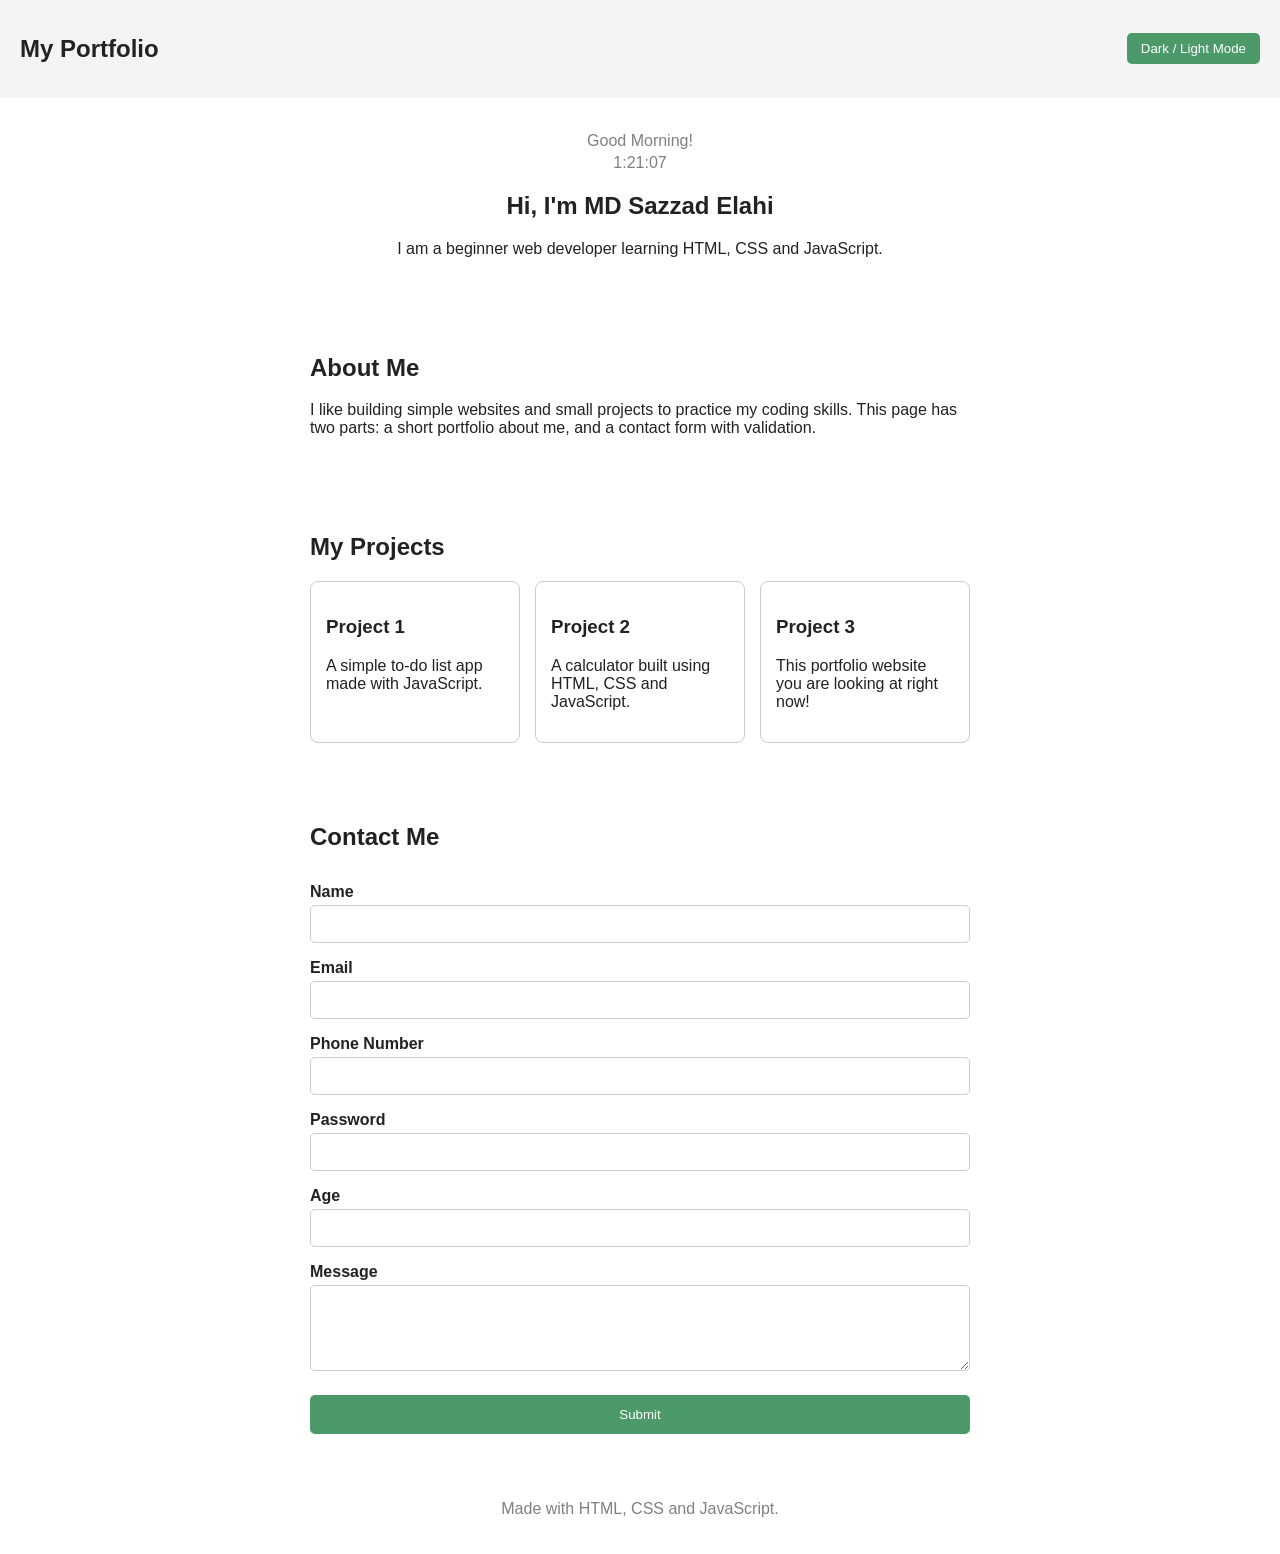
<file: Mid/JavaScriptTask1/index.html>
<!DOCTYPE html>
<html lang="en">
<head>
<meta charset="UTF-8">
<meta name="viewport" content="width=device-width, initial-scale=1.0">
<title>My Portfolio</title>
<link rel="stylesheet" href="style.css">
</head>
<body>

  <header>
    <h2>My Portfolio</h2>
    <button id="themeBtn" onclick="toggleTheme()">Dark / Light Mode</button>
  </header>

  <section id="hero">
    <p id="greeting">Hello!</p>
    <p id="clock">00:00:00</p>
    <h1>Hi, I'm MD Sazzad Elahi</h1>
    <p>I am a beginner web developer learning HTML, CSS and JavaScript.</p>
  </section>

  <section id="about">
    <h2>About Me</h2>
    <p>
      I like building simple websites and small projects to practice my
      coding skills. This page has two parts: a short portfolio about me,
      and a contact form with validation.
    </p>
  </section>

  <section id="projects">
    <h2>My Projects</h2>
    <div class="project-list">
      <div class="project-card">
        <h3>Project 1</h3>
        <p>A simple to-do list app made with JavaScript.</p>
      </div>
      <div class="project-card">
        <h3>Project 2</h3>
        <p>A calculator built using HTML, CSS and JavaScript.</p>
      </div>
      <div class="project-card">
        <h3>Project 3</h3>
        <p>This portfolio website you are looking at right now!</p>
      </div>
    </div>
  </section>


  <section id="contact">
    <h2>Contact Me</h2>

    <form id="contactForm">

      <label for="name">Name</label>
      <input type="text" id="name">
      <p class="error" id="nameError"></p>

      <label for="email">Email</label>
      <input type="text" id="email">
      <p class="error" id="emailError"></p>

      <label for="phone">Phone Number</label>
      <input type="text" id="phone">
      <p class="error" id="phoneError"></p>

      <label for="password">Password</label>
      <input type="password" id="password">
      <p class="error" id="passwordError"></p>

      <label for="age">Age</label>
      <input type="text" id="age">
      <p class="error" id="ageError"></p>

      <label for="message">Message</label>
      <textarea id="message" rows="4"></textarea>
      <p class="error" id="messageError"></p>

      <button type="submit">Submit</button>
    </form>

   
    <div id="successMessage" style="display:none;">
      <h3>Registration Successful!</h3>
      <p>Name: <span id="outName"></span></p>
      <p>Email: <span id="outEmail"></span></p>
      <p>Phone: <span id="outPhone"></span></p>
      <p>Age: <span id="outAge"></span></p>
      <p>Message: <span id="outMessage"></span></p>
      <p>Thank you for registering successfully.</p>
    </div>
  </section>

  <footer>
    <p>Made with HTML, CSS and JavaScript.</p>
  </footer>

<script src="script.js"></script>
</body>
</html>
</file>
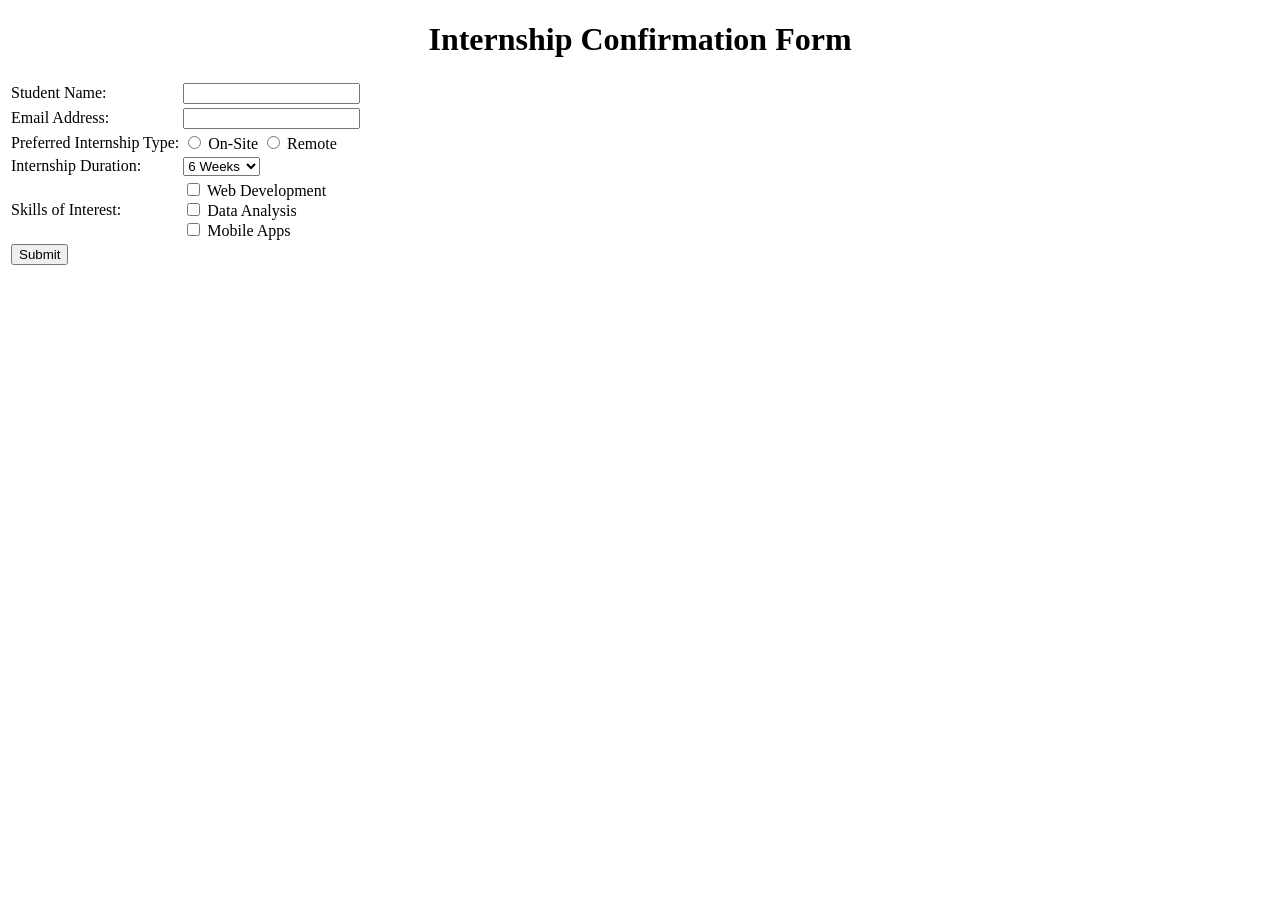
<file: Mid/Lab_task_1.html>
<!DOCTYPE html>
<html>
<head>
<title>Internship Confirmation Form</title>
</head>
<body>
<h1><center>Internship Confirmation Form</center> </h1>
<table>
<tr>
<td>Student Name:</td>
<td><input type="text"></td>
</tr>
<tr>
<td>Email Address:</td>
<td><input type="email"></td>
</tr>
<tr>
<td>Preferred Internship Type:</td>
<td>
<input type="radio" >
On-Site
<input type="radio" >
Remote
</td>
</tr>
<tr>
<td>Internship Duration:</td>
<td>
<select>
<option >6 Weeks</option>
<option >3 Months</option>
</select>
</td>
</tr>
<tr>
<td>Skills of Interest:</td>
<td>
<input type="checkbox" >
Web Development<br>
<input type="checkbox" >
Data Analysis<br>
<input type="checkbox" >
Mobile Apps
</td>
</tr>
<tr>
<td>
<input type="submit" >
</td>
</tr>
</table>
</html>
</file>
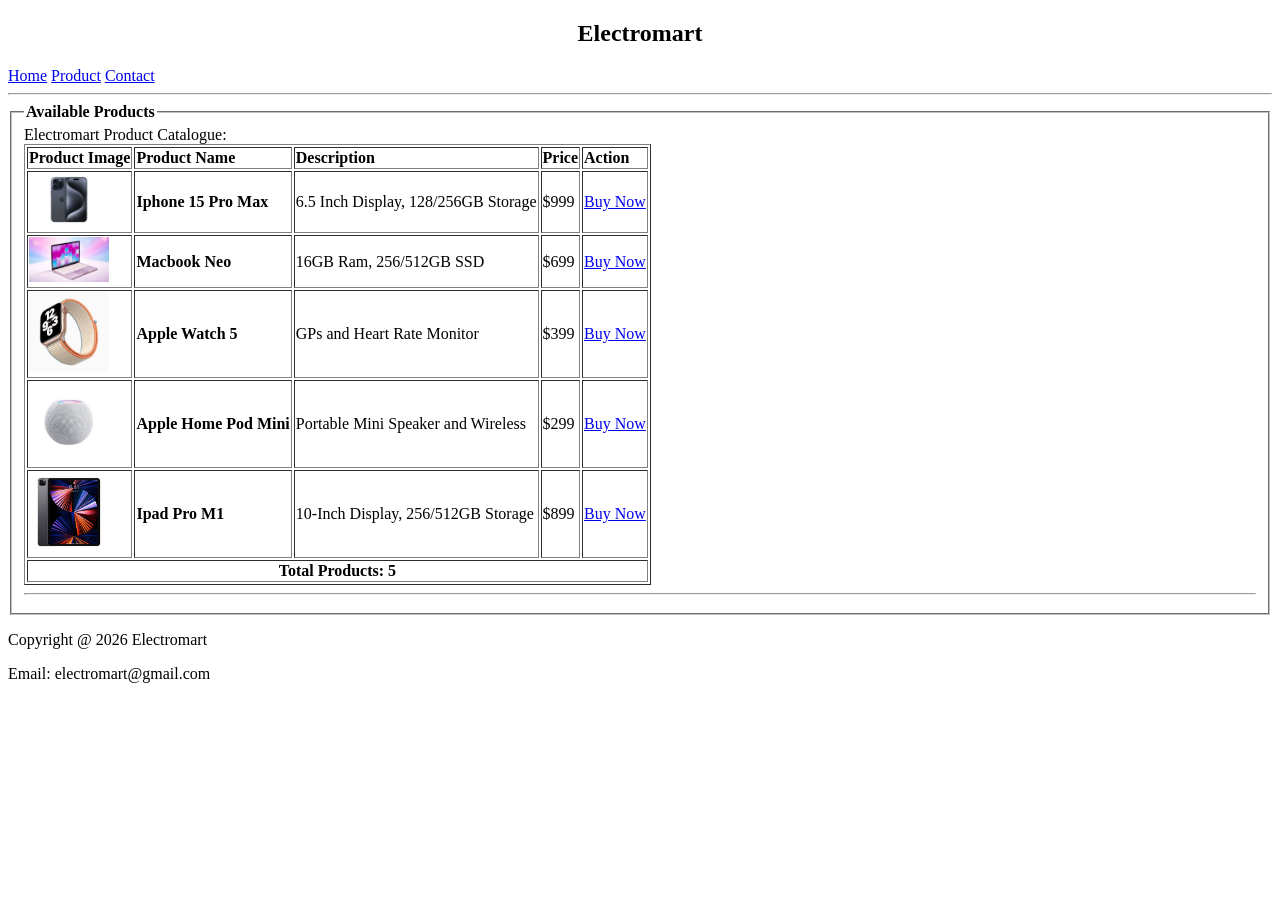
<file: Mid/Lab task 1v2/labtask1v2.html>
<!DOCTYPE html>
<html lang="en">

<head>
    <meta charset="UTF-8">
    <meta name="viewport" content="width=device-width, initial-scale=1.0">
    <title>ElectroMart -Product Catalogue</title>
</head>

<body>
    <header>
        <h2>
            <center>Electromart</center>
        </h2>
        <nav>
            <a href="#">Home</a>
            <a href="#">Product</a>
            <a href="#">Contact</a>

        </nav>
        <hr>
    </header>
    <main>
        <fieldset>
            <legend><b>Available Products</b></legend>
            <caption>Electromart Product Catalogue:</caption>


            <table border="1">

                <tr>
                    <td><b>Product Image</b></td>
                    <td><b>Product Name</b></td>
                    <td><b>Description</b></td>
                    <td><b>Price</b></td>
                    <td><b>Action</b></td>
                </tr>

                <tr>
                    <td><img src="phone.jpg" width="80"></td>
                    <td><b>Iphone 15 Pro Max</b></td>
                    <td>6.5 Inch Display, 128/256GB Storage</td>
                    <td>$999</td>
                    <td><a href="#">Buy Now</a></td>
                </tr>
                <tr>
                    <td><img src="laptop.jpg" width="80"></td>
                    <td><b>Macbook Neo</b></td>
                    <td>16GB Ram, 256/512GB SSD</td>
                    <td>$699</td>
                    <td><a href="#">Buy Now</a></td>
                </tr>
                <tr>
                    <td><img src="watch.jpg" width="80"></td>
                    <td><b>Apple Watch 5</b></td>
                    <td>GPs and Heart Rate Monitor</td>
                    <td>$399</td>
                    <td><a href="#">Buy Now</a></td>
                </tr>
                <tr>
                    <td><img src="speaker.jpg" width="80">
                    </td>
                    <td><b>Apple Home Pod Mini</b></td>
                    <td>Portable Mini Speaker and Wireless</td>
                    <td>$299</td>
                    <td><a href="#">Buy Now</a></td>

                </tr>

                <tr>
                    <td><img src="tablet.jpg" width="80"></td>
                    <td><b>Ipad Pro M1</b></td>
                    <td>10-Inch Display, 256/512GB Storage</td>
                    <td>$899</td>
                    <td><a href="#">Buy Now</a></td>
                </tr>
                <tr>
                    <td colspan="5">
                        <center><b>Total Products: 5</b></center>
                    </td>
                </tr>

            </table>
            <hr>
        </fieldset>


    </main>

    <footer>
        <p>Copyright @ 2026 Electromart</p>
        <p>Email: electromart@gmail.com</p>
    </footer>
</body>

</html>
</file>
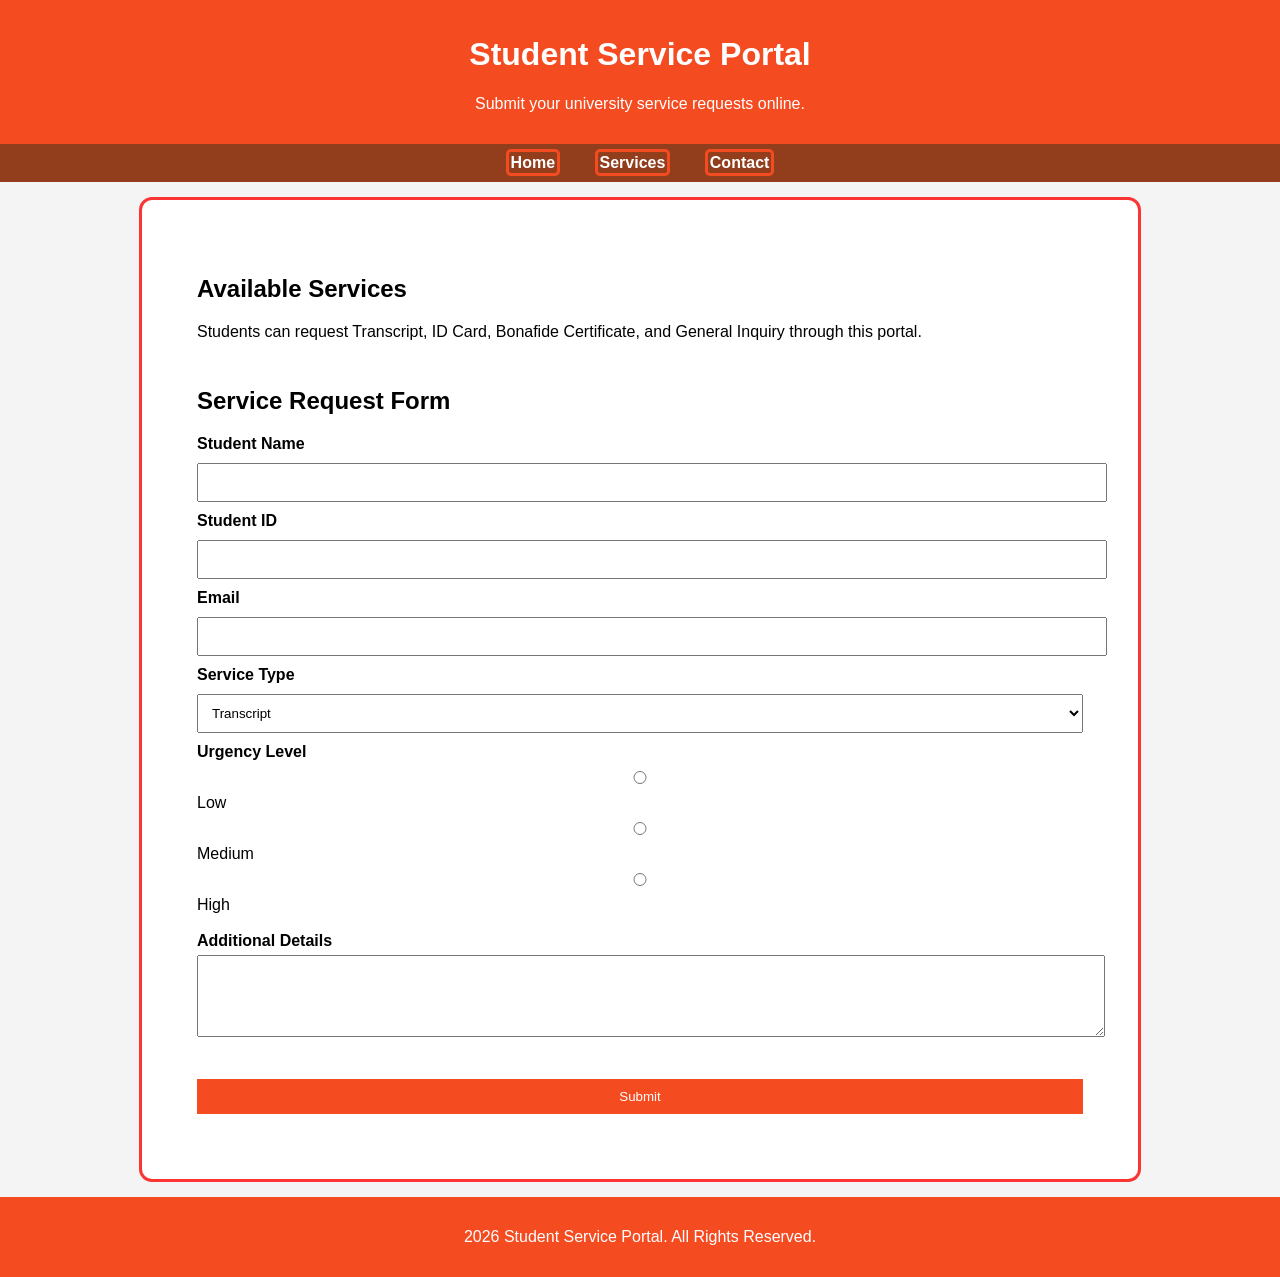
<file: Mid/Lab task 2/labtask2.html>
<!DOCTYPE html>
<html>

<head>

    <title>Student Service Portal</title>
    <link rel="stylesheet" href="style.css">
</head>

<body>
    <header>
        <h1>Student Service Portal</h1>
        <p>Submit your university service requests online.</p>
    </header>

    <nav>
        <a href="#">Home</a>
        <a href="#">Services</a>
        <a href="#">Contact</a>
    </nav>

    <main>
        <section>
            <h2>Available Services</h2>
            <p>
                Students can request Transcript, ID Card,
                Bonafide Certificate, and General Inquiry
                through this portal.
            </p>
        </section>

        <section>
            <h2>Service Request Form</h2>

            <form>

                <label>Student Name</label>
                <input type="text">

                <label>Student ID</label>
                <input type="text">

                <label>Email</label>
                <input type="email">

                <label>Service Type</label>

                <select>
                    <option>Transcript</option>
                    <option>ID Card</option>
                    <option>General Inquiry</option>
                </select>

                <label>Urgency Level</label>
                <input type="radio" name="urgency"> Low
                <input type="radio" name="urgency"> Medium
                <input type="radio" name="urgency"> High
                <br><br>

                <label>Additional Details</label>
                <textarea rows="4"></textarea>

                <br><br>

                <input type="submit" value="Submit">

            </form>
        </section>

    </main>

    <footer>
        <p> 2026 Student Service Portal. All Rights Reserved.</p>
    </footer>

</body>

</html>
</file>
<file: Mid/JavaScriptTask1/style.css>
/* Basic reset */
* {
  box-sizing: border-box;
}

body {
  font-family: Arial, sans-serif;
  margin: 0;
  padding: 0;
  background-color: #ffffff;
  color: #222222;
}

/* ===== Dark mode ===== */
body.dark {
  background-color: #1e1e1e;
  color: #f1f1f1;
}

header {
  display: flex;
  justify-content: space-between;
  align-items: center;
  padding: 15px 20px;
  background-color: #f4f4f4;
}

body.dark header {
  background-color: #2b2b2b;
}

button {
  padding: 8px 14px;
  border: none;
  border-radius: 5px;
  background-color: #4c9a6a;
  color: white;
  cursor: pointer;
}

button:hover {
  opacity: 0.9;
}

section {
  padding: 30px 20px;
  max-width: 700px;
  margin: 0 auto;
}

#hero {
  text-align: center;
}

#greeting, #clock {
  margin: 4px 0;
  color: gray;
}

.project-list {
  display: flex;
  flex-wrap: wrap;
  gap: 15px;
}

.project-card {
  border: 1px solid #cccccc;
  border-radius: 8px;
  padding: 15px;
  flex: 1;
  min-width: 180px;
}

body.dark .project-card {
  border-color: #444444;
}

/* ===== Form styling ===== */
form {
  display: flex;
  flex-direction: column;
}

label {
  margin-top: 12px;
  margin-bottom: 4px;
  font-weight: bold;
}

input, textarea {
  padding: 10px;
  border: 1px solid #cccccc;
  border-radius: 5px;
  font-size: 14px;
}

body.dark input, body.dark textarea {
  background-color: #2b2b2b;
  color: #f1f1f1;
  border-color: #555555;
}

.error {
  color: red;
  font-size: 13px;
  margin: 4px 0 0 0;
}

form button {
  margin-top: 20px;
  padding: 12px;
}

#successMessage {
  border: 1px solid #4c9a6a;
  border-radius: 8px;
  padding: 20px;
  margin-top: 20px;
}

footer {
  text-align: center;
  padding: 20px;
  color: gray;
}
</file>
<file: Mid/Lab task 2/style.css>
body {
    font-family: Arial, sans-serif;
    background: #f4f4f4;
    margin: 0;
    padding: 0;
}

header {
    background: #f54b21;
    color: white;
    text-align: center;
    padding: 15px;
}

nav {
    background: #923e1d;
    text-align: center;
    padding: 10px;
}

nav a {
    color: rgb(255, 255, 255);
    text-decoration: none;
    border: 3px solid #f54b21;
    border-radius: 5px;
    padding: 2px;
    margin: 15px;
    font-weight: bold;
}

nav a:hover {
    color: #f54b21;
}



main {
    width: 70%;
    margin: 15px auto;
    background: white;
    padding: 50px;
    border: 3px solid rgb(252, 52, 52);
    border-radius: 13px;
}

section {
    padding: 5px;
}

label {

    margin-top: 10px;
    font-weight: bold;
}

input {
    width: 100%;
    padding: 10px;
    margin: 10px 0;
}

select {
    width: 100%;
    padding: 10px;
    margin: 10px 0;
}

textarea {
    width: 100%;
    padding: 10px;
    margin: 10px 0;

}

textarea {
    width: 100%;
    padding: 10px;
    margin-top: 5px;
    margin-bottom: 10px;
}

input[type=submit] {
    background: #f54b21;
    color: white;
    border: none;
    padding: 10px 20px;

}

input[type=submit]:hover {
    background: #923e1d;
}

footer {
    background: #f54b21;
    color: white;
    text-align: center;
    padding: 15px;
}
</file>
